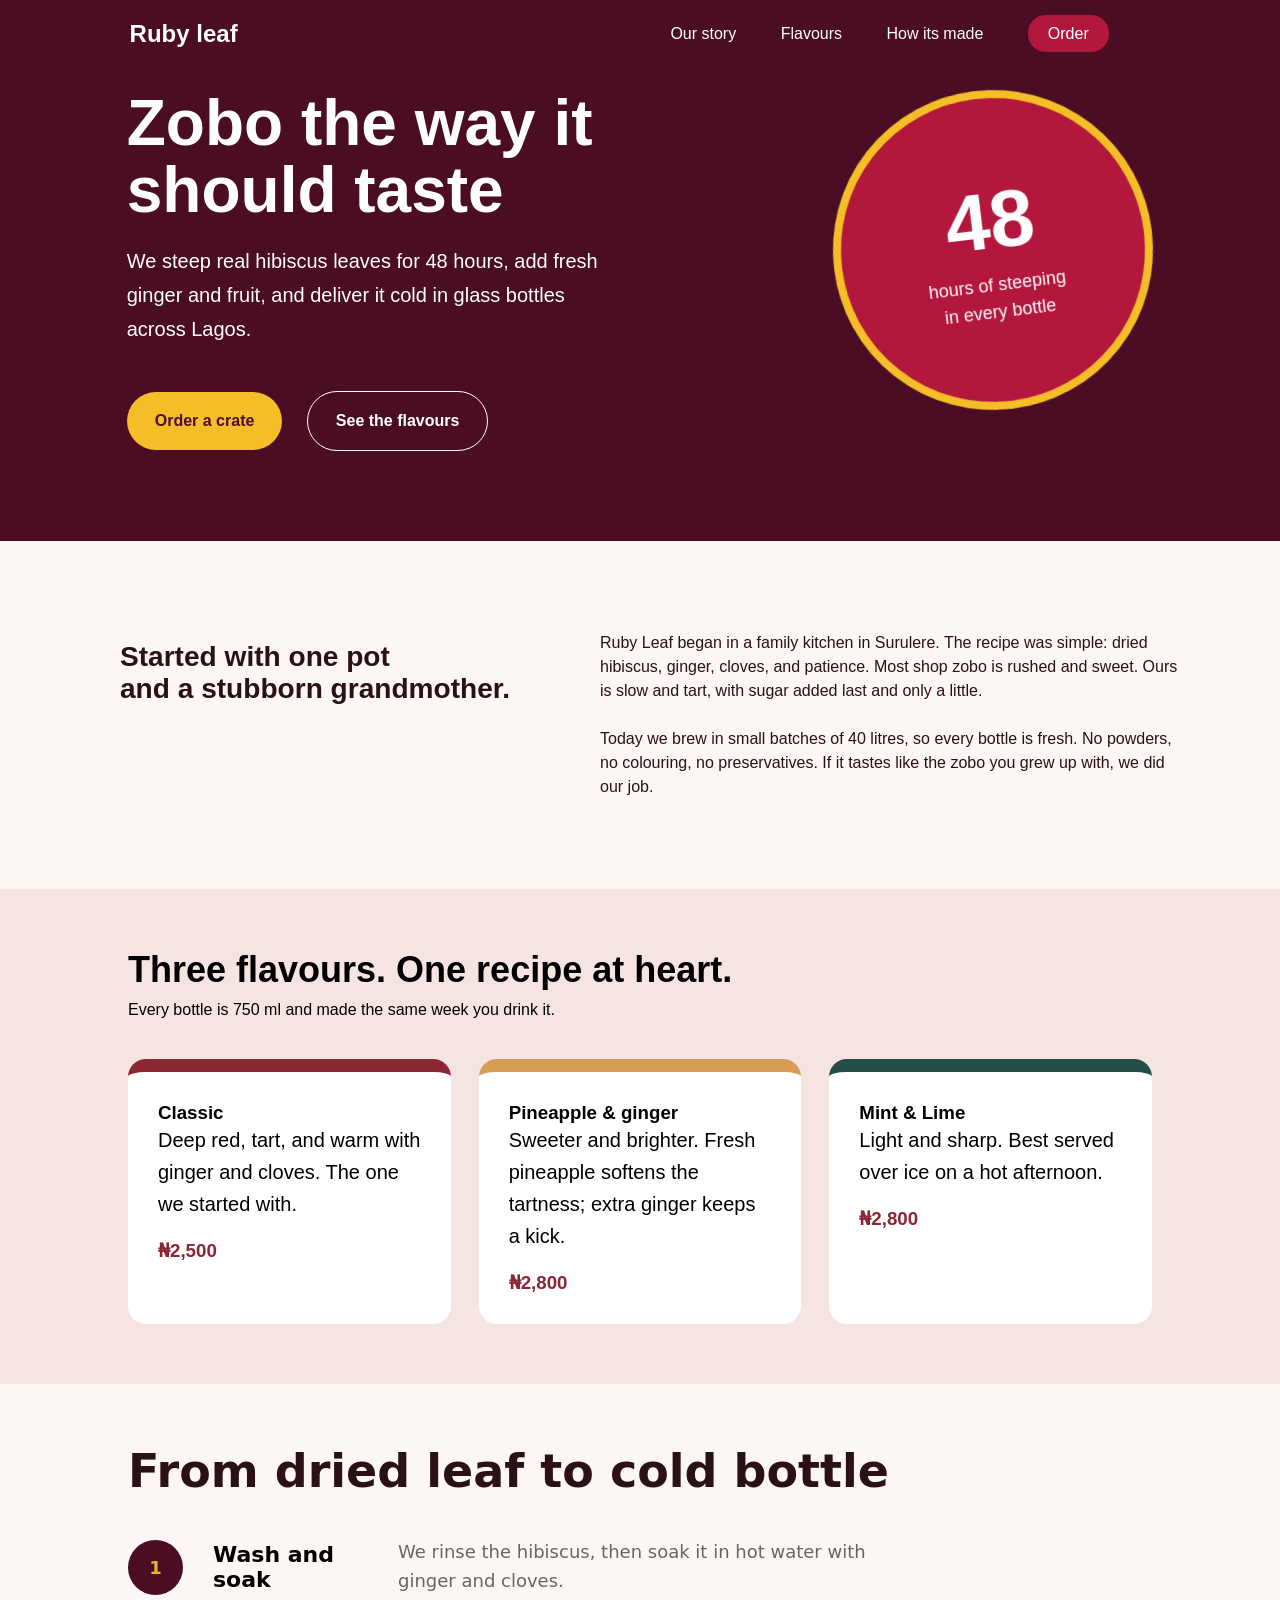
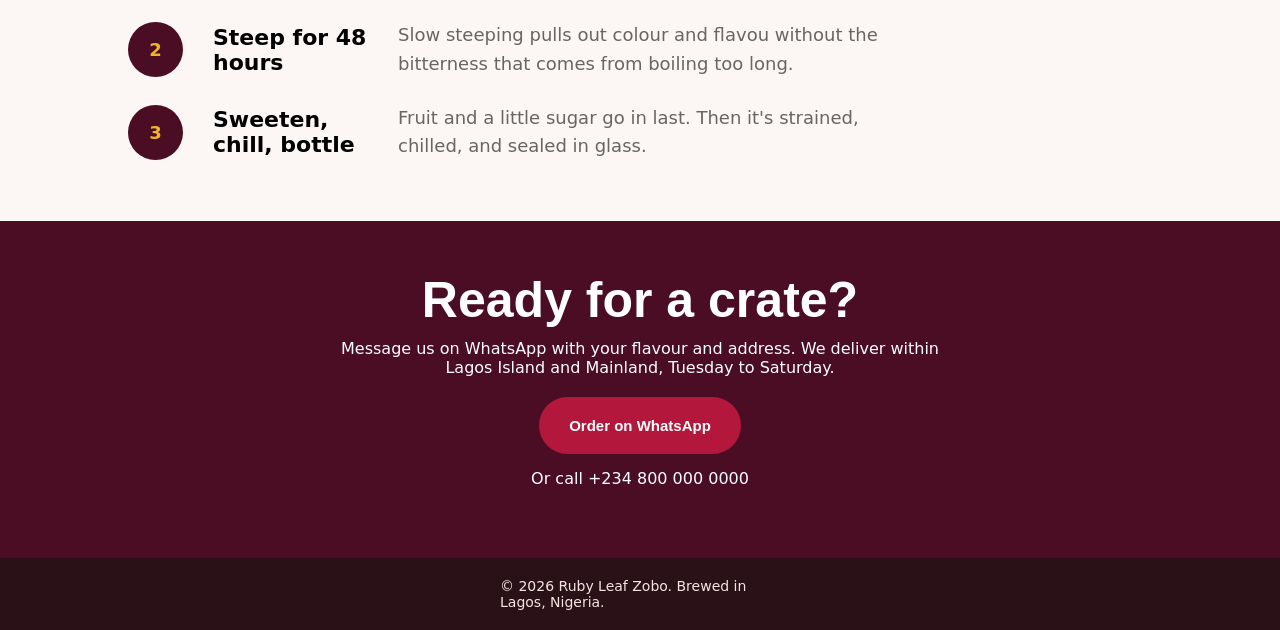
<file: index.html>
<!DOCTYPE html>
<html lang="en">

<head>
    <meta charset="UTF-8">
    <meta name="viewport" content="width=device-width, initial-scale=1.0">
    <title>Ruby Leaf</title>
    <link rel="stylesheet" href="./style.css">
    <link rel="stylesheet" href="./modia.css">
</head>

<body>
    <section class="mainscetion">

        <!--  NAVIGATION SECTION START -->

        <header class="header">
            <h1>Ruby leaf</h1>
            <nav>
                <a href="#ourstory" class="navnone"> Our story</a>
                <a href="#flavours"> Flavours</a>
                <a href="#howitsmade" class="navnone"> How its made</a>
                <a href="order" class="order">Order</a>
            </nav>
        </header>
        <!--  NAVIGATION SECTION STOP -->

        <!-- HERO SECTION START -->

        <section class="hero">
            <div class="hero-content">

                <h1>
                    Zobo the way it<br>
                    should taste
                </h1>

                <p>
                    We steep real hibiscus leaves for 48 hours,
                    add fresh <br> ginger and fruit, and deliver it
                    cold in glass bottles <br> across Lagos.
                </p>

                <a href="#order" class="primary-btn">
                    Order a crate
                </a>

                <a href="#flavours" class="secondary-btn">
                    See the flavours
                </a>

            </div>

            <div class="circle">
                <h2>48</h2>
                <p>
                    hours of steeping<br>
                    in every bottle
                </p>
            </div>




        </section>
        <!-- HERO SECTION STOP -->

        <!-- OUR STORY SECTION START -->
        <section id="ourstory">

            <div class="leftstory">
                <h1>Started with one pot <br> and a stubborn grandmother.</h1>
            </div>

            <div class="rightstory">
                <p>Ruby Leaf began in a family kitchen in Surulere. The recipe was simple: dried hibiscus, ginger,
                    cloves, and patience.
                    Most shop zobo is rushed and sweet. Ours is slow and tart, with sugar added last and only a
                    little.<br>

                    <br> Today we brew in small batches of 40 litres, so every bottle is fresh. No powders, no
                    colouring, no preservatives. If it tastes like the zobo you grew up with, we did our job.
                </p>
            </div>

        </section>
        <!-- OUR STORY SECTION STOP -->
        <!-- FLAVOURS SECTION START -->

        <section id="flavours">
            <div class="flavour-heading">
                <h2> Three flavours. One recipe at heart.</h2>
                <p>Every bottle is 750 ml and made the same week you drink it.</p>
            </div>

            <div class="flavour-container">
                <div class="flavour-card">
                    <h3>Classic</h3>
                    <p>Deep red, tart, and warm with ginger and cloves. The one we started with. </p>
                    <h3> &#8358;2,500</h3>
                </div>

                <div class="flavour-card">
                    <h3>Pineapple & ginger</h3>
                    <p>Sweeter and brighter. Fresh pineapple softens the tartness; extra ginger keeps a kick.</p>
                    <h3> &#8358;2,800</h3>
                </div>

                <div class="flavour-card">
                    <h3> Mint & Lime </h3>
                    <p>Light and sharp. Best served over ice on a hot afternoon. </p>
                    <h3>&#8358;2,800</h3>
                </div>
            </div>
        </section>
        <!-- FLAVOURS SECTION STOP -->


        <!-- MADE SECTION START -->
        <section id="process">
            <h2>From dried leaf to cold bottle</h2>

            <div class="process-container">

                <div class="process-step">
                    <span>1</span>
                    <h3>Wash and soak</h3>
                    <p>We rinse the hibiscus, then soak it in hot water with<br> ginger and cloves.</p>

                </div>

                <div class="process-step">
                    <span>2</span>
                    <h3>Steep for 48 hours</h3>
                    <p>Slow steeping pulls out colour and flavou without the <br>bitterness that comes from boiling
                        too
                        long. </p>
                </div>

                <div class="process-step">
                    <span>3</span>
                    <h3>Sweeten, chill, bottle</h3>
                    <p>Fruit and a little sugar go in last. Then it's strained,<br> chilled, and sealed in glass.
                    </p>
                </div>

            </div>
        </section>
        <!-- MADE SECTION STOP -->

        <!-- ORDER SECTION START -->
        <section id="order">
            <h1>Ready for a crate?</h1>
            <p>Message us on WhatsApp with your flavour and address. We deliver within<br> Lagos Island and Mainland,
                Tuesday to
                Saturday.</p>
            <button href="#order" class="btn-order">
                Order on WhatsApp
            </button>
            <p>Or call +234 800 000 0000</p>
        </section>

        <!-- ORDER SECTION STOP -->
        <!-- <div> -->
        <footer>© 2026 Ruby Leaf Zobo. Brewed in Lagos, Nigeria.</footer>
        <!-- </div> -->
    </section>
</body>

</html>
</file>
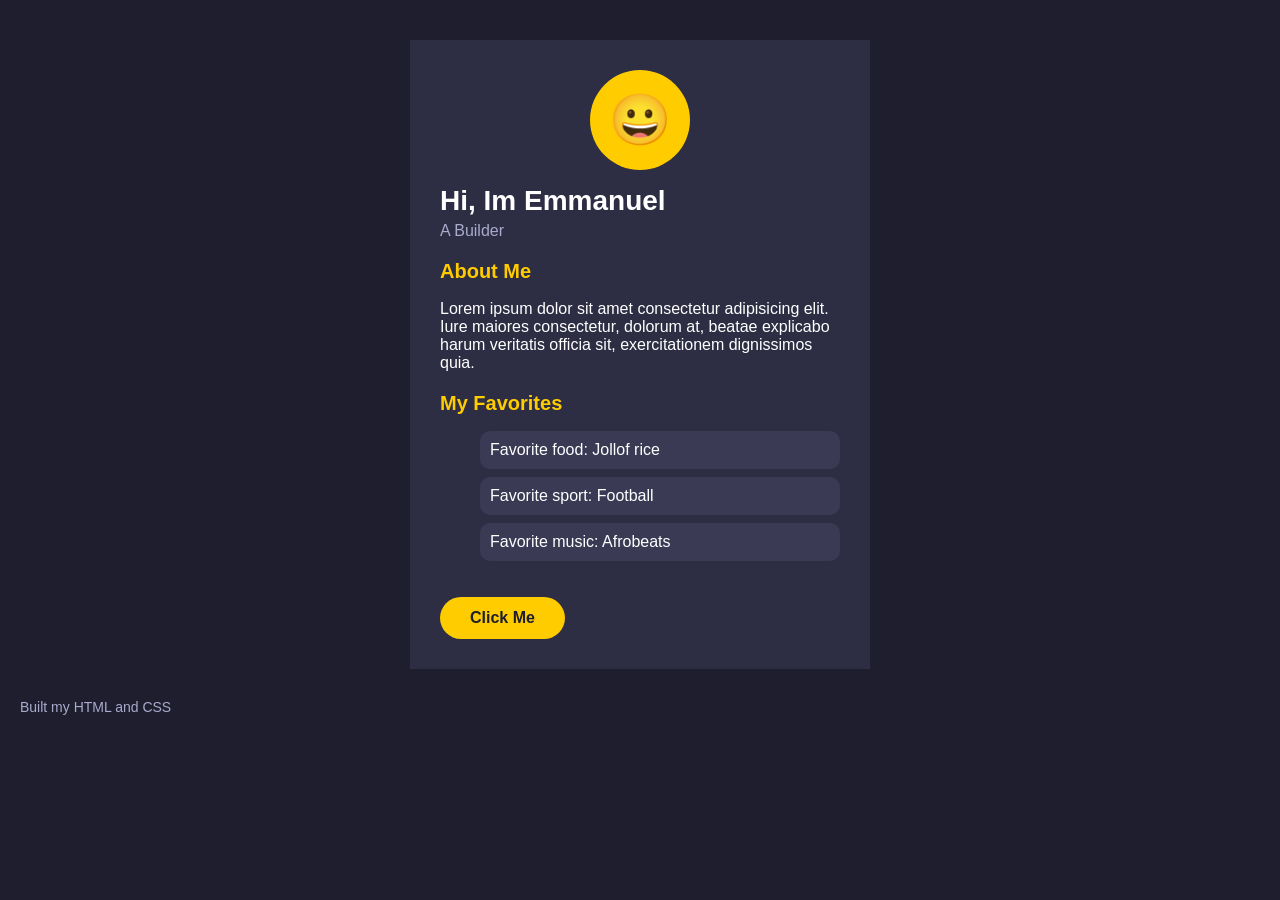
<file: first/index.html>
<!DOCTYPE html>
<html lang="en">
<head>
    <meta charset="UTF-8">
    <meta name="viewport" content="width=device-width, initial-scale=1.0">
    <title>Document</title>
     <link rel="stylesheet" href="./index.css">
</head>

<body>
    <div class="card">
        <div class="avatar">😀</div>

        <h1>Hi, Im Emmanuel</h1>

        <p id="tagline">A Builder</p>

        <h2>About Me</h2>

        <p>Lorem ipsum dolor sit amet consectetur adipisicing elit. Iure maiores consectetur, dolorum at, beatae explicabo harum veritatis officia sit, exercitationem dignissimos quia.</p>

        <h2>My Favorites</h2>

        <ul>
            <li>Favorite food: Jollof rice</li>
            <li>Favorite sport: Football</li>
            <li>Favorite music: Afrobeats </li>
        </ul>
 
        <a href="https://www.google.com/"target="_blank" class="button">Click Me</a>
        
    </div>

    <footer>Built my HTML and CSS</footer>
</body>
</html>
</file>
<file: style.css>
:root {
    --wine: #4a0d24;
    /* deep hibiscus: hero and dark sections */
    --zobo: #b3173b;
    /* bright zobo red: buttons and accents */
    --ginger: #f0b429;
    /* warm yellow: highlights on dark */
    --leaf: #2f6b4f;
    /* green: used on one card only */
    --paper: #fcf6f4;
    /* page background (a very light pink) */
    --blush: #f6e4e2;
    /* tinted section background */
    --ink: #2a1118;
    /* body text (never pure black) */

    --font-head: "Bricolage Grotesque", "Trebuchet MS", sans-serif;
    --font-body: "Figtree", system-ui, sans-serif;

    --radius: 18px;
}

* {
    margin: 0;
    padding: 0;
    box-sizing: border-box;
}

body {
    margin: 0;
}

a {
    text-decoration: none;
    color: white;
    margin: 20px;
}

nav {
    width: 500px;
    justify-content: space-between;
}

/* div {
    margin: 120px;
} */

.mainscetion {
    /* width: 100%; */
    /* height: 100vh; */
    /* background: var(--wine); */
    /* color: white; */
}

/* Navigation bar start*/
.header {
    background: var(--wine);
    color: white;
    display: flex;
    position: fixed;
    justify-content: space-between;
    width: 100vw;
    align-items: center;
    /* margin: 120px; */
    padding: 20px 8.1rem;
    font-family: var(--font-head);
}

.order {
    background-color: var(--zobo);
    padding: 10px 20px;
    border-radius: 18px;

}

/* Navigation bar stop*/



/* Hero section start*/
.hero {
    color: white;
    display: flex;
    justify-content: space-around;
    background: var(--wine);
    font-family: var(--font-head);
    /* margin: 90px 0px; */
    /* padding-top: 100px; */
    width: 100%;
    background: var(--wine);
    padding: 90px 9px;
}

.hero-content h1 {
    font-size: 64px;
    line-height: 1.05;
    margin-bottom: 20px;
    max-width: 550px;
}


.hero-content p {
    font-size: 20px;
    line-height: 1.7;
    /* max-width: 40px; */
    margin-bottom: 25px;
}

.primary-btn,
.secondary-btn {
    display: inline-flex;
    align-items: center;
    justify-content: center;
    padding: 20px 28px;
    border-radius: 50px;
    font-size: 16px;
    font-weight: bold;
    text-decoration: none;
    margin: 0;
    margin-top: 20px;
}

.primary-btn {
    background: #f5bd27;
    color: #500d25;
    margin-right: 20px;
}

.secondary-btn {
    color: white;
    border: 1px solid white;
}

/* 48 hours circle */

.circle {
    width: 320px;
    height: 320px;
    border-radius: 50%;
    border: 8px solid #f5bd27;
    background: var(--zobo);
    transform: rotate(-7deg);
    display: flex;
    flex-direction: column;
    justify-content: center;
    /* align-items: center; */
    /* rotate: 2px; */
    text-align: center;
    flex-shrink: 0;
}

.circle h2 {
    font-size: 80px;
    margin: 0;
}

.circle p {
    font-size: 18px;
    line-height: 1.5;
    margin-top: 5px;
}

.container {
    width: 200px;
    height: 100px;
    background-color: blue;
    border-radius: 15px;
}

/* Hero section stop*/

/* OUR STORY SECTION START */

#ourstory {
    display: flex;
    background-color: #fcf6f4;
    color: #2a1118;
    font-family: var(--font-head);
    /* border: 2px solid black; */
}

.rightstory {
    padding: 90px;
    width: 60%;
}

.rightstory h1 {
    font-size: 3rem;
}

.leftstory {
    margin-left: 120px;
    margin-top: 100px;
    font-size: 1.5rem;
}

.rightstory p {
    line-height: 1.5rem;
}

/* FLAVOURS SECTION START */
#flavours {
    padding: 60px 10%;
    background-color: var(--blush);
    font-family: Arial, sans-serif;
}

.flavour-heading {
    margin-bottom: 40px;
}

.flavour-heading h2 {
    font-size: 36px;
    margin-bottom: 10px;
}

.flavour-container {
    display: flex;
    flex-wrap: wrap;
    gap: 1.75rem;
}

.flavour-card {
    flex: 1 1 280px;
    background-color: white;
    padding: 30px;
    border-radius: 18px;
    border-top: 13px solid #8b2635;
}

.flavour-card:nth-child(2) {
    border-top-color: #d69b55;
}

.flavour-card:nth-child(3) {
    border-top-color: #234d48;
}

.flavour-card h3:last-child {
    color: #8b2635;
    margin-top: 20px;
}

.flavour-card p {
    font-size: 20px;
    line-height: 1.6;
}

/* FLAVOURS SECTION STOP */

/* MADE SECTION START  */

#process {
    padding: 60px 25px;
    background-color: var(--paper);
    padding: 60px 10%;
    font-family: var(--font-body);
}

#process h2 {
    font-size: 46px;
    font-family: var(--font-body);
    color: var(--ink);
    margin-bottom: 40px;
}

.process-container {
    display: flex;
    flex-direction: column;
    gap: 25px;
}

.process-step {
    display: grid;
    grid-template-columns: 60px 160px 1fr;
    align-items: center;
    gap: 25px;
}

.process-step span {
    background-color: var(--wine);
    color: var(--ginger);
    width: 55px;
    height: 55px;
    border-radius: 50%;
    display: flex;
    align-items: center;
    font-weight: bold;
    font-size: 18px;
    justify-content: center;
}

.process-step h3 {
    font-size: 22px;
    color: var(#292536);
}

.process-step p {
    font-size: 18px;
    line-height: 1.6;
    color: #666;
}

/* MADE SECTION STOP */

/* ORDER SECTION START  */

#order {
    background-color: var(--wine);
    padding: 50px 15px;
    font-family: var(--font-body);
    color: white;
    display: flex;
    flex-direction: column;
    align-items: center;
    text-align: center;
}

#order h1 {
    font-size: 50px;
    font-family: Arial, sans-serif;
}

#order p {
    /* font-size: 10px; */
    padding: 10px 0px 20px 0px;
}

.btn-order {
    border-radius: 30px;
    padding: 20px 30px;
    font-size: 15px;
    color: white;
    font-weight: bolder;
    background-color: var(--zobo);
    border: none;
    transition: transform 0.3s ease;
    margin-bottom: 5px;
}

.btn-order:hover {
    transform: translateY(-8px);
}

footer {
    font-family: var(--font-body);
    font-size: 14px;
    align-items: center;
    background-color: var(--ink);
    padding: 20px 500px;
    color: var(--blush);
}
</file>
<file: modia.css>
/* =========================
   MOBILE RESPONSIVENESS
   ========================= */

@media (max-width: 800px) {

    /* Prevent horizontal scrolling */
    html,
    body {
        width: 100%;
        overflow-x: hidden;
    }

    /* HEADER */
    .header {
        position: fixed;
        top: 0;
        left: 0;
        z-index: 1000;
        width: 100%;
        padding: 12px 20px;
        display: flex;
        justify-content: space-between;
        align-items: center;
        gap: 10px;
    }

    .header h1 {
        font-size: 24px;
        white-space: nowrap;
    }

    nav {
        width: auto;
        display: flex;
        align-items: center;
        gap: 8px;
    }

    nav a {
        margin: 0;
        font-size: 13px;
    }

    .navnone {
        display: none;
    }

    .order {
        padding: 9px 14px;
    }

    /* HERO SECTION */
    .hero {
        width: 100%;
        min-height: auto;
        padding: 120px 20px 50px;
        display: flex;
        flex-direction: column;
        align-items: center;
        justify-content: center;
        gap: 40px;
        text-align: center;
    }

    .hero-content {
        width: 100%;
        max-width: 550px;
    }

    .hero-content h1 {
        font-size: clamp(38px, 9vw, 54px);
        line-height: 1.1;
        margin-bottom: 20px;
    }

    .hero-content p {
        font-size: 16px;
        line-height: 1.7;
        margin-bottom: 20px;
    }

    .hero-content p br {
        display: none;
    }

    .primary-btn,
    .secondary-btn {
        display: inline-flex;
        align-items: center;
        justify-content: center;
        padding: 14px 20px;
        margin: 8px 4px;
        font-size: 14px;
    }

    .primary-btn {
        margin-right: 4px;
    }

    /* 48-HOUR CIRCLE */
    .circle {
        width: min(260px, 75vw);
        height: auto;
        aspect-ratio: 1 / 1;
        flex-shrink: 1;
        border-width: 6px;
    }

    .circle h2 {
        font-size: 65px;
    }

    .circle p {
        font-size: 16px;
    }

    /* OUR STORY */
    #ourstory {
        display: flex;
        flex-direction: column;
        padding: 50px 22px;
        gap: 20px;
    }

    .leftstory {
        margin: 0;
        font-size: 1.2rem;
    }

    .leftstory h1 {
        font-size: 32px;
        line-height: 1.2;
    }

    .rightstory {
        width: 100%;
        padding: 0;
    }

    .rightstory p {
        font-size: 16px;
        line-height: 1.7;
    }

    /* FLAVOURS */
    #flavours {
        padding: 50px 20px;
    }

    .flavour-heading {
        margin-bottom: 25px;
    }

    .flavour-heading h2 {
        font-size: 30px;
        line-height: 1.2;
    }

    .flavour-heading p {
        font-size: 15px;
        line-height: 1.6;
    }

    .flavour-container {
        display: flex;
        flex-direction: column;
        gap: 20px;
    }

    .flavour-card {
        width: 100%;
        flex: none;
        padding: 25px;
    }

    .flavour-card p {
        font-size: 16px;
        line-height: 1.6;
    }

    /* HOW IT IS MADE */
    #process {
        padding: 50px 20px;
    }

    #process h2 {
        font-size: 32px;
        line-height: 1.2;
        margin-bottom: 30px;
    }

    .process-container {
        display: flex;
        flex-direction: column;
        gap: 30px;
    }

    .process-step {
        display: grid;
        grid-template-columns: 50px 1fr;
        align-items: center;
        gap: 12px;
    }

    .process-step span {
        width: 45px;
        height: 45px;
        font-size: 16px;
    }

    .process-step h3 {
        font-size: 18px;
    }

    .process-step p {
        grid-column: 2;
        font-size: 15px;
        line-height: 1.6;
    }

    .process-step p br {
        display: none;
    }

    /* ORDER SECTION */
    #order {
        padding: 50px 20px;
    }

    #order h1 {
        font-size: 36px;
    }

    #order p {
        font-size: 15px;
        line-height: 1.6;
    }

    #order p br {
        display: none;
    }

    .btn-order {
        display: inline-block;
        padding: 16px 25px;
        font-size: 14px;
        text-decoration: none;
        text-align: center;
    }

    /* FOOTER */
    footer {
        padding: 20px;
        text-align: center;
        font-size: 13px;
    }
}


/* =========================
   SMALL PHONES
   ========================= */

@media (max-width: 480px) {

    .header {
        padding: 12px 14px;
    }

    .header h1 {
        font-size: 21px;
    }

    nav {
        gap: 5px;
    }

    nav a {
        font-size: 12px;
    }

    .order {
        padding: 8px 11px;
    }

    .hero {
        padding: 110px 16px 40px;
        gap: 30px;
    }

    .hero-content h1 {
        font-size: 40px;
    }

    .hero-content p {
        font-size: 15px;
    }

    .primary-btn,
    .secondary-btn {
        padding: 13px 16px;
        font-size: 13px;
    }

    .circle {
        width: 220px;
    }

    .circle h2 {
        font-size: 55px;
    }

    .leftstory h1 {
        font-size: 28px;
    }

    .flavour-heading h2 {
        font-size: 26px;
    }

    #process h2 {
        font-size: 28px;
    }

    #order h1 {
        font-size: 32px;
    }
}
</file>
<file: first/index.css>
body{
background-color: #1e1e2f;
font-family: Arial, sans-serif;
color: white; 
/* text-align: center; */
margin: 0;
padding: 40px 20px;
}

    .card{
    background-color: #2d2d44;
    max-width: 400px;
    margin: 0 auto;
    padding: 30px;
    }

.avatar{
    width: 100px;
    height: 100px;
    border-radius: 50%;
    background-color: #ffcc00;
    font-size: 50px;
    line-height: 100px;
    margin: 0 auto 15px auto;
    text-align: center;
}

h1{
    margin: 10px 0 5px 0;
    font-size: 28px;
}

h2{
    color: #ffcc00;
    font-size: 20px;
    margin-top: 20px;
}

 
#tagline{
    color: #aaaacc;
    margin: 0;
}

ul{
    list-style: none;
}

li{
    background-color: #3a3a55;
    margin: 8px 0;
    padding: 10px;
    border-radius: 10px;
}

.button{
    display: inline-block;
    background-color: #ffcc00;
    color: #1e1e2f;
    text-decoration: none;
    padding: 12px 30px;
    border-radius: 30px;
    font-weight: bold;
    margin-top: 20px;
}

.button:hover{
    background-color: #ff6b6b;
    color: white;
}

footer{
    margin-top: 30px;
    color: #aaaacc;
    font-size: 14px;
}
</file>
